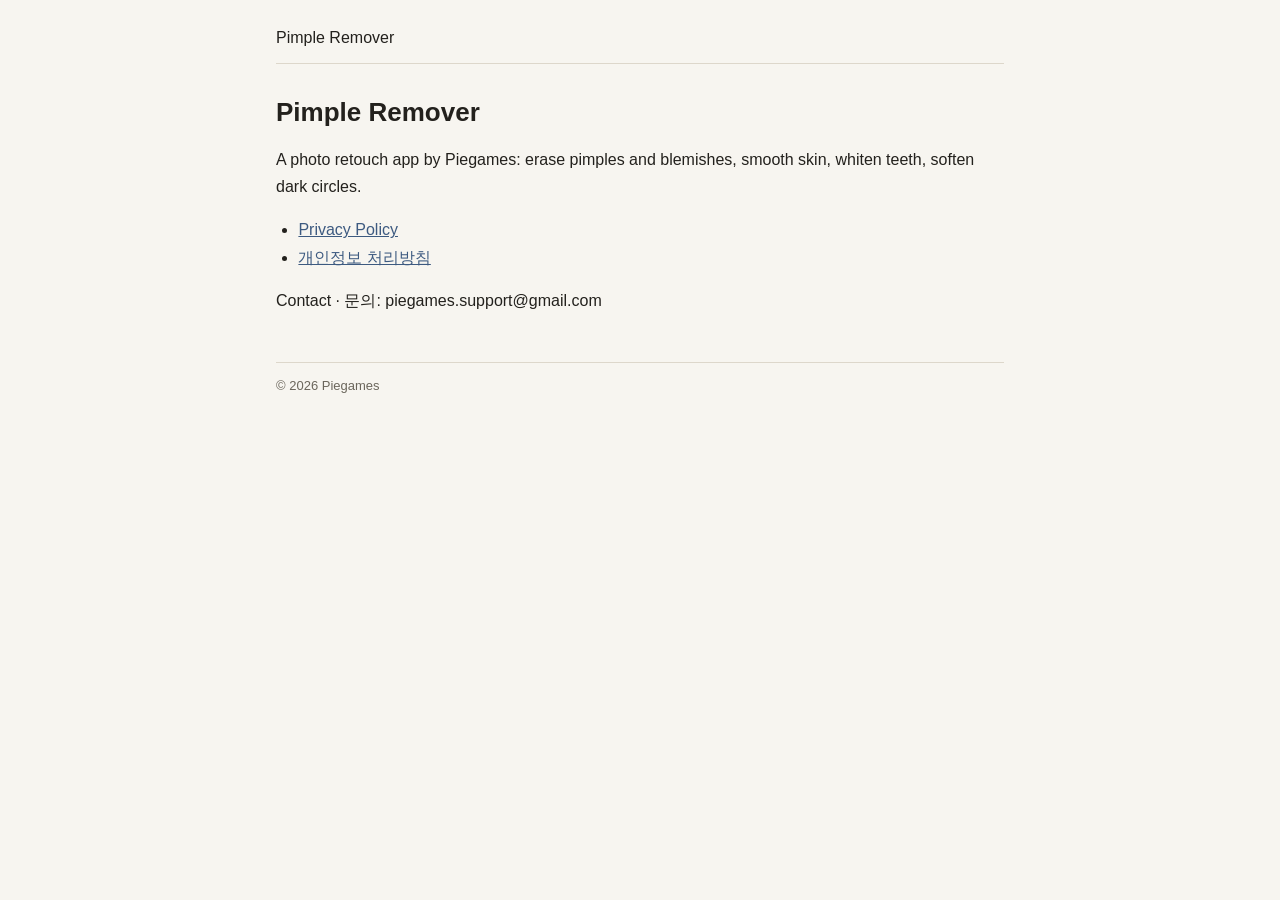
<file: index.html>
<!doctype html>
<html lang="en">
<head>
<meta charset="utf-8">
<meta name="viewport" content="width=device-width, initial-scale=1, viewport-fit=cover">
<title>Pimple Remover</title>
<link rel="stylesheet" href="style.css">
</head>
<body>
<main>
<header class="site"><span class="home">Pimple Remover</span></header>
<section class="lang" id="en" lang="en">
<h1>Pimple Remover</h1>
<p>A photo retouch app by Piegames: erase pimples and blemishes, smooth skin, whiten teeth, soften dark circles.</p>
<ul>
<li><a href="privacy/#en">Privacy Policy</a></li>
<li><a href="privacy/#ko">개인정보 처리방침</a></li>
</ul>
<p>Contact · 문의: piegames.support@gmail.com</p>
</section>
<footer>© 2026 Piegames</footer>
</main>
</body>
</html>
</file>
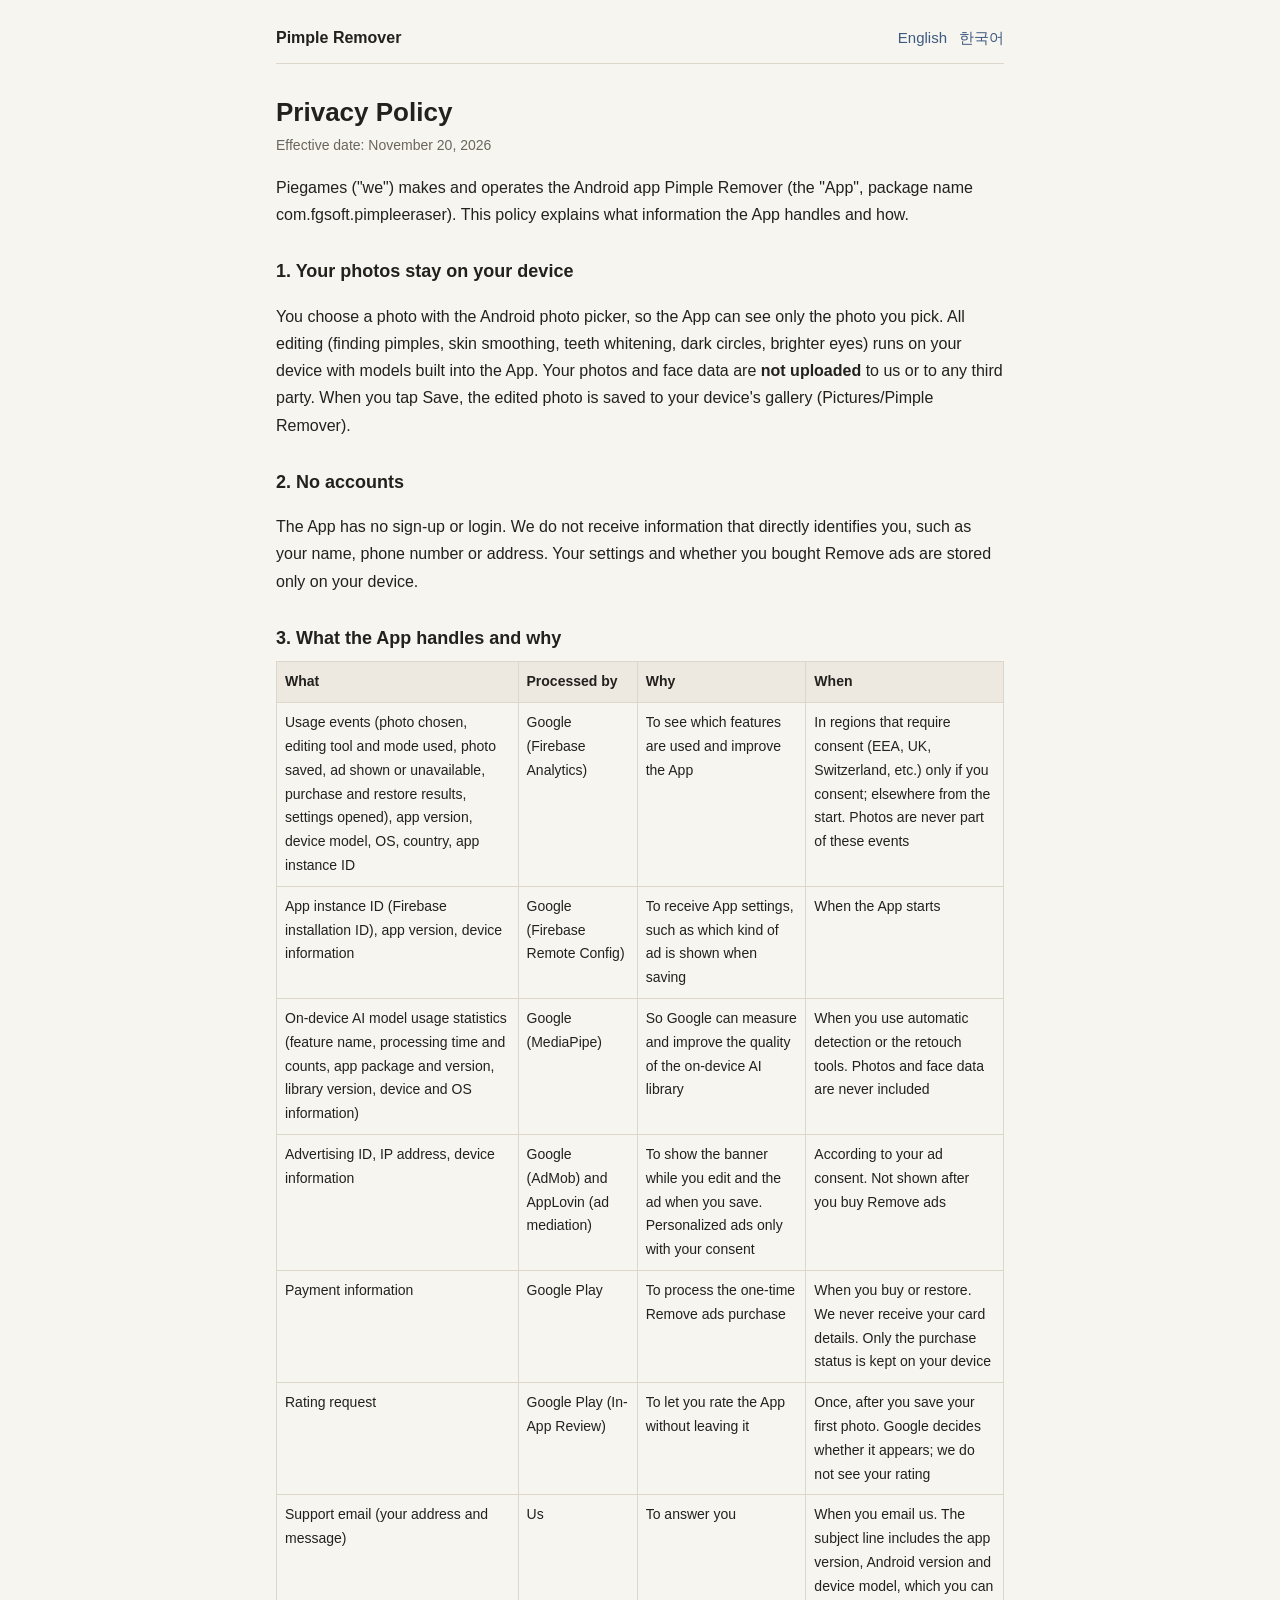
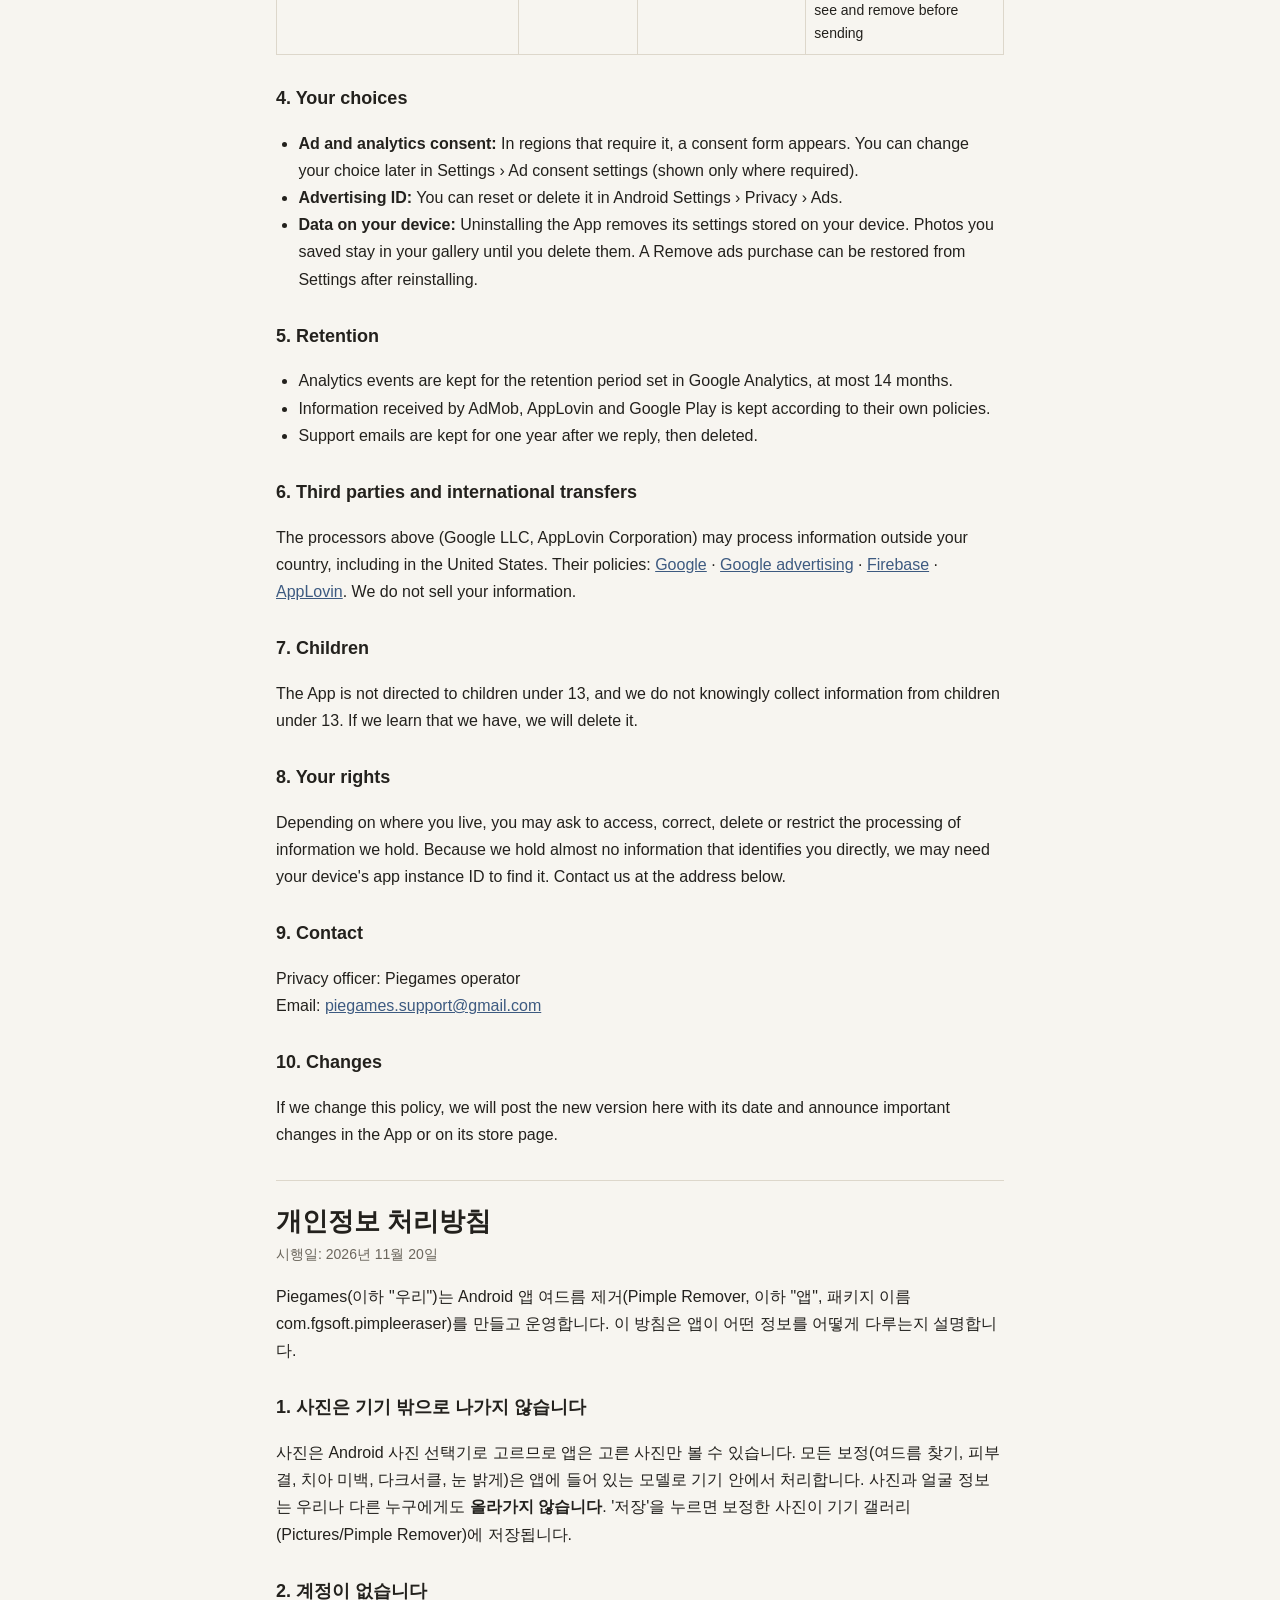
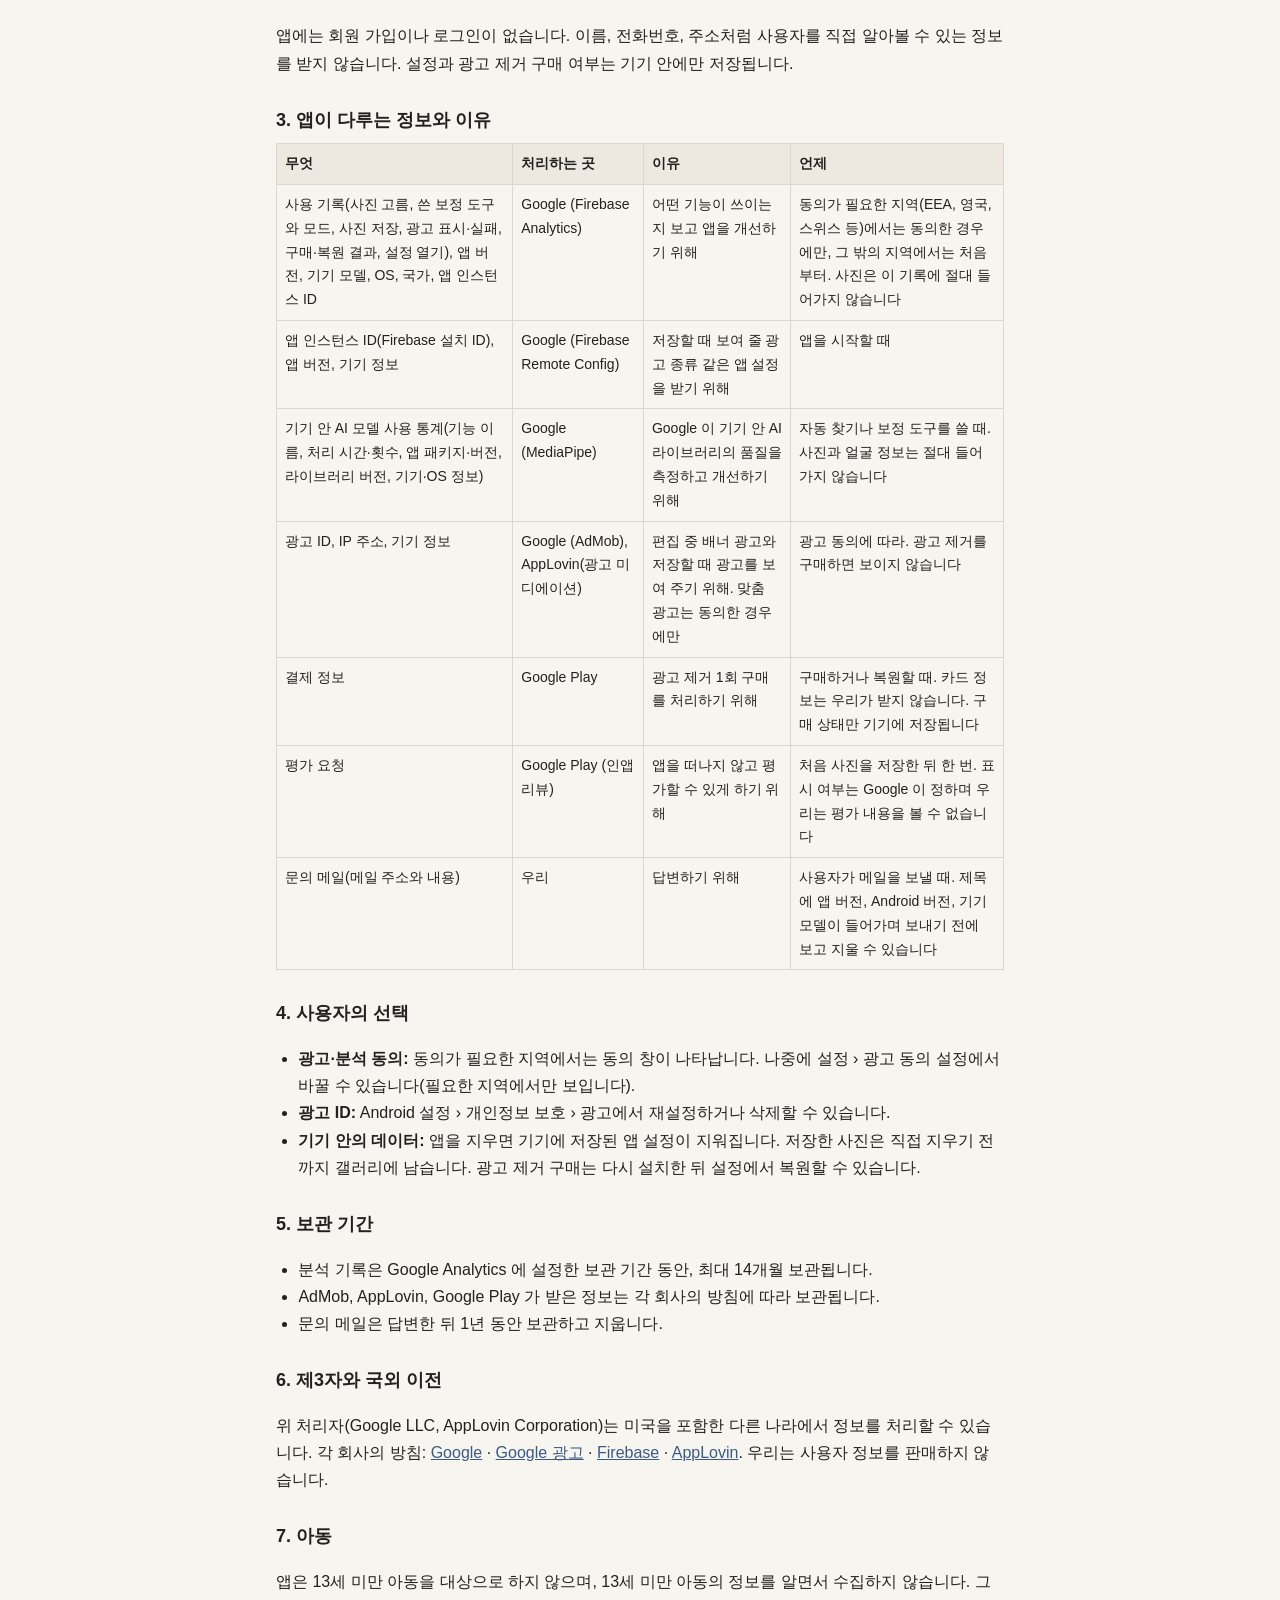
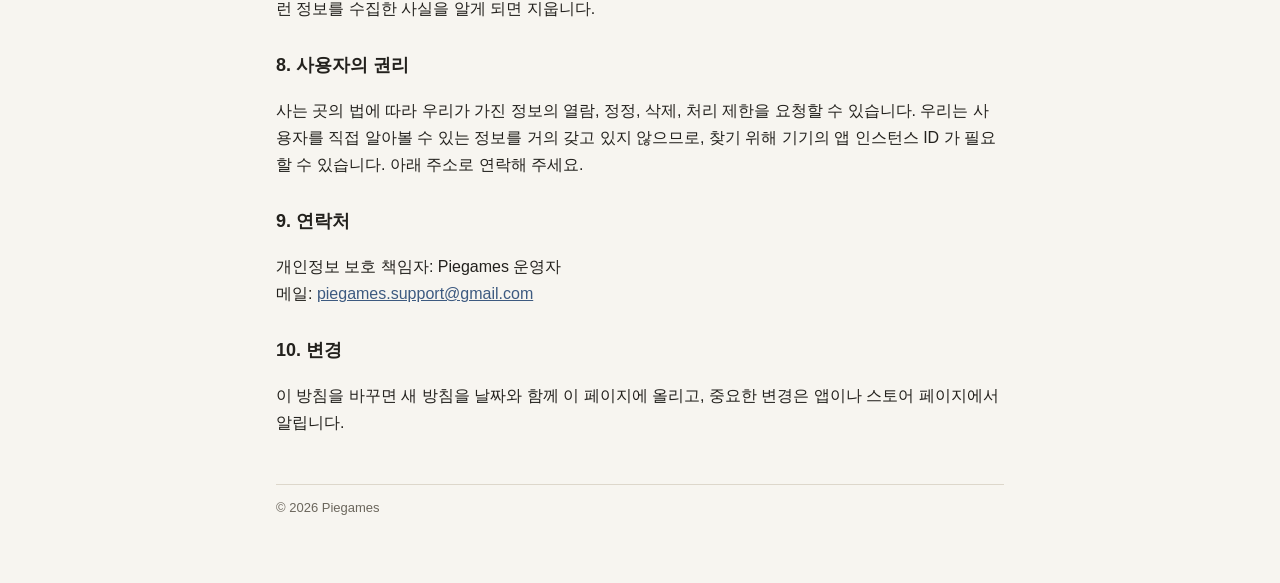
<file: privacy/index.html>
<!doctype html>
<html lang="en">
<head>
<meta charset="utf-8">
<meta name="viewport" content="width=device-width, initial-scale=1, viewport-fit=cover">
<title>Pimple Remover — Privacy Policy</title>
<link rel="stylesheet" href="../style.css">
</head>
<body>
<main>
<header class="site">
<a class="home" href="../">Pimple Remover</a>
<nav class="langs" aria-label="Language"><a href="#en">English</a><a href="#ko">한국어</a></nav>
</header>

<section class="lang" id="en" lang="en">
<h1>Privacy Policy</h1>
<p class="date">Effective date: November 20, 2026</p>
<p>Piegames ("we") makes and operates the Android app Pimple Remover (the "App", package name com.fgsoft.pimpleeraser). This policy explains what information the App handles and how.</p>

<h2>1. Your photos stay on your device</h2>
<p>You choose a photo with the Android photo picker, so the App can see only the photo you pick. All editing (finding pimples, skin smoothing, teeth whitening, dark circles, brighter eyes) runs on your device with models built into the App. Your photos and face data are <strong>not uploaded</strong> to us or to any third party. When you tap Save, the edited photo is saved to your device's gallery (Pictures/Pimple Remover).</p>

<h2>2. No accounts</h2>
<p>The App has no sign-up or login. We do not receive information that directly identifies you, such as your name, phone number or address. Your settings and whether you bought Remove ads are stored only on your device.</p>

<h2>3. What the App handles and why</h2>
<div class="table-wrap"><table>
<thead><tr><th>What</th><th>Processed by</th><th>Why</th><th>When</th></tr></thead>
<tbody>
<tr><td>Usage events (photo chosen, editing tool and mode used, photo saved, ad shown or unavailable, purchase and restore results, settings opened), app version, device model, OS, country, app instance ID</td><td>Google (Firebase Analytics)</td><td>To see which features are used and improve the App</td><td>In regions that require consent (EEA, UK, Switzerland, etc.) only if you consent; elsewhere from the start. Photos are never part of these events</td></tr>
<tr><td>App instance ID (Firebase installation ID), app version, device information</td><td>Google (Firebase Remote Config)</td><td>To receive App settings, such as which kind of ad is shown when saving</td><td>When the App starts</td></tr>
<tr><td>On-device AI model usage statistics (feature name, processing time and counts, app package and version, library version, device and OS information)</td><td>Google (MediaPipe)</td><td>So Google can measure and improve the quality of the on-device AI library</td><td>When you use automatic detection or the retouch tools. Photos and face data are never included</td></tr>
<tr><td>Advertising ID, IP address, device information</td><td>Google (AdMob) and AppLovin (ad mediation)</td><td>To show the banner while you edit and the ad when you save. Personalized ads only with your consent</td><td>According to your ad consent. Not shown after you buy Remove ads</td></tr>
<tr><td>Payment information</td><td>Google Play</td><td>To process the one-time Remove ads purchase</td><td>When you buy or restore. We never receive your card details. Only the purchase status is kept on your device</td></tr>
<tr><td>Rating request</td><td>Google Play (In-App Review)</td><td>To let you rate the App without leaving it</td><td>Once, after you save your first photo. Google decides whether it appears; we do not see your rating</td></tr>
<tr><td>Support email (your address and message)</td><td>Us</td><td>To answer you</td><td>When you email us. The subject line includes the app version, Android version and device model, which you can see and remove before sending</td></tr>
</tbody></table></div>

<h2>4. Your choices</h2>
<ul>
<li><strong>Ad and analytics consent:</strong> In regions that require it, a consent form appears. You can change your choice later in Settings › Ad consent settings (shown only where required).</li>
<li><strong>Advertising ID:</strong> You can reset or delete it in Android Settings › Privacy › Ads.</li>
<li><strong>Data on your device:</strong> Uninstalling the App removes its settings stored on your device. Photos you saved stay in your gallery until you delete them. A Remove ads purchase can be restored from Settings after reinstalling.</li>
</ul>

<h2>5. Retention</h2>
<ul>
<li>Analytics events are kept for the retention period set in Google Analytics, at most 14 months.</li>
<li>Information received by AdMob, AppLovin and Google Play is kept according to their own policies.</li>
<li>Support emails are kept for one year after we reply, then deleted.</li>
</ul>

<h2>6. Third parties and international transfers</h2>
<p>The processors above (Google LLC, AppLovin Corporation) may process information outside your country, including in the United States. Their policies: <a href="https://policies.google.com/privacy">Google</a> · <a href="https://policies.google.com/technologies/ads">Google advertising</a> · <a href="https://firebase.google.com/support/privacy">Firebase</a> · <a href="https://www.applovin.com/privacy/">AppLovin</a>. We do not sell your information.</p>

<h2>7. Children</h2>
<p>The App is not directed to children under 13, and we do not knowingly collect information from children under 13. If we learn that we have, we will delete it.</p>

<h2>8. Your rights</h2>
<p>Depending on where you live, you may ask to access, correct, delete or restrict the processing of information we hold. Because we hold almost no information that identifies you directly, we may need your device's app instance ID to find it. Contact us at the address below.</p>

<h2>9. Contact</h2>
<p>Privacy officer: Piegames operator<br>Email: <a href="mailto:piegames.support@gmail.com">piegames.support@gmail.com</a></p>

<h2>10. Changes</h2>
<p>If we change this policy, we will post the new version here with its date and announce important changes in the App or on its store page.</p>
</section>

<section class="lang" id="ko" lang="ko">
<h1>개인정보 처리방침</h1>
<p class="date">시행일: 2026년 11월 20일</p>
<p>Piegames(이하 "우리")는 Android 앱 여드름 제거(Pimple Remover, 이하 "앱", 패키지 이름 com.fgsoft.pimpleeraser)를 만들고 운영합니다. 이 방침은 앱이 어떤 정보를 어떻게 다루는지 설명합니다.</p>

<h2>1. 사진은 기기 밖으로 나가지 않습니다</h2>
<p>사진은 Android 사진 선택기로 고르므로 앱은 고른 사진만 볼 수 있습니다. 모든 보정(여드름 찾기, 피부결, 치아 미백, 다크서클, 눈 밝게)은 앱에 들어 있는 모델로 기기 안에서 처리합니다. 사진과 얼굴 정보는 우리나 다른 누구에게도 <strong>올라가지 않습니다</strong>. '저장'을 누르면 보정한 사진이 기기 갤러리(Pictures/Pimple Remover)에 저장됩니다.</p>

<h2>2. 계정이 없습니다</h2>
<p>앱에는 회원 가입이나 로그인이 없습니다. 이름, 전화번호, 주소처럼 사용자를 직접 알아볼 수 있는 정보를 받지 않습니다. 설정과 광고 제거 구매 여부는 기기 안에만 저장됩니다.</p>

<h2>3. 앱이 다루는 정보와 이유</h2>
<div class="table-wrap"><table>
<thead><tr><th>무엇</th><th>처리하는 곳</th><th>이유</th><th>언제</th></tr></thead>
<tbody>
<tr><td>사용 기록(사진 고름, 쓴 보정 도구와 모드, 사진 저장, 광고 표시·실패, 구매·복원 결과, 설정 열기), 앱 버전, 기기 모델, OS, 국가, 앱 인스턴스 ID</td><td>Google (Firebase Analytics)</td><td>어떤 기능이 쓰이는지 보고 앱을 개선하기 위해</td><td>동의가 필요한 지역(EEA, 영국, 스위스 등)에서는 동의한 경우에만, 그 밖의 지역에서는 처음부터. 사진은 이 기록에 절대 들어가지 않습니다</td></tr>
<tr><td>앱 인스턴스 ID(Firebase 설치 ID), 앱 버전, 기기 정보</td><td>Google (Firebase Remote Config)</td><td>저장할 때 보여 줄 광고 종류 같은 앱 설정을 받기 위해</td><td>앱을 시작할 때</td></tr>
<tr><td>기기 안 AI 모델 사용 통계(기능 이름, 처리 시간·횟수, 앱 패키지·버전, 라이브러리 버전, 기기·OS 정보)</td><td>Google (MediaPipe)</td><td>Google 이 기기 안 AI 라이브러리의 품질을 측정하고 개선하기 위해</td><td>자동 찾기나 보정 도구를 쓸 때. 사진과 얼굴 정보는 절대 들어가지 않습니다</td></tr>
<tr><td>광고 ID, IP 주소, 기기 정보</td><td>Google (AdMob), AppLovin(광고 미디에이션)</td><td>편집 중 배너 광고와 저장할 때 광고를 보여 주기 위해. 맞춤 광고는 동의한 경우에만</td><td>광고 동의에 따라. 광고 제거를 구매하면 보이지 않습니다</td></tr>
<tr><td>결제 정보</td><td>Google Play</td><td>광고 제거 1회 구매를 처리하기 위해</td><td>구매하거나 복원할 때. 카드 정보는 우리가 받지 않습니다. 구매 상태만 기기에 저장됩니다</td></tr>
<tr><td>평가 요청</td><td>Google Play (인앱 리뷰)</td><td>앱을 떠나지 않고 평가할 수 있게 하기 위해</td><td>처음 사진을 저장한 뒤 한 번. 표시 여부는 Google 이 정하며 우리는 평가 내용을 볼 수 없습니다</td></tr>
<tr><td>문의 메일(메일 주소와 내용)</td><td>우리</td><td>답변하기 위해</td><td>사용자가 메일을 보낼 때. 제목에 앱 버전, Android 버전, 기기 모델이 들어가며 보내기 전에 보고 지울 수 있습니다</td></tr>
</tbody></table></div>

<h2>4. 사용자의 선택</h2>
<ul>
<li><strong>광고·분석 동의:</strong> 동의가 필요한 지역에서는 동의 창이 나타납니다. 나중에 설정 › 광고 동의 설정에서 바꿀 수 있습니다(필요한 지역에서만 보입니다).</li>
<li><strong>광고 ID:</strong> Android 설정 › 개인정보 보호 › 광고에서 재설정하거나 삭제할 수 있습니다.</li>
<li><strong>기기 안의 데이터:</strong> 앱을 지우면 기기에 저장된 앱 설정이 지워집니다. 저장한 사진은 직접 지우기 전까지 갤러리에 남습니다. 광고 제거 구매는 다시 설치한 뒤 설정에서 복원할 수 있습니다.</li>
</ul>

<h2>5. 보관 기간</h2>
<ul>
<li>분석 기록은 Google Analytics 에 설정한 보관 기간 동안, 최대 14개월 보관됩니다.</li>
<li>AdMob, AppLovin, Google Play 가 받은 정보는 각 회사의 방침에 따라 보관됩니다.</li>
<li>문의 메일은 답변한 뒤 1년 동안 보관하고 지웁니다.</li>
</ul>

<h2>6. 제3자와 국외 이전</h2>
<p>위 처리자(Google LLC, AppLovin Corporation)는 미국을 포함한 다른 나라에서 정보를 처리할 수 있습니다. 각 회사의 방침: <a href="https://policies.google.com/privacy?hl=ko">Google</a> · <a href="https://policies.google.com/technologies/ads?hl=ko">Google 광고</a> · <a href="https://firebase.google.com/support/privacy">Firebase</a> · <a href="https://www.applovin.com/privacy/">AppLovin</a>. 우리는 사용자 정보를 판매하지 않습니다.</p>

<h2>7. 아동</h2>
<p>앱은 13세 미만 아동을 대상으로 하지 않으며, 13세 미만 아동의 정보를 알면서 수집하지 않습니다. 그런 정보를 수집한 사실을 알게 되면 지웁니다.</p>

<h2>8. 사용자의 권리</h2>
<p>사는 곳의 법에 따라 우리가 가진 정보의 열람, 정정, 삭제, 처리 제한을 요청할 수 있습니다. 우리는 사용자를 직접 알아볼 수 있는 정보를 거의 갖고 있지 않으므로, 찾기 위해 기기의 앱 인스턴스 ID 가 필요할 수 있습니다. 아래 주소로 연락해 주세요.</p>

<h2>9. 연락처</h2>
<p>개인정보 보호 책임자: Piegames 운영자<br>메일: <a href="mailto:piegames.support@gmail.com">piegames.support@gmail.com</a></p>

<h2>10. 변경</h2>
<p>이 방침을 바꾸면 새 방침을 날짜와 함께 이 페이지에 올리고, 중요한 변경은 앱이나 스토어 페이지에서 알립니다.</p>
</section>

<footer>© 2026 Piegames</footer>
</main>
</body>
</html>
</file>
<file: style.css>
:root { --bg: #f7f5f0; --fg: #23211d; --dim: #6b665c; --line: #ddd7cb; --accent: #3d5a80; color-scheme: light; }
@media (prefers-color-scheme: dark) { :root { --bg: #16181d; --fg: #e8e4dc; --dim: #a49e92; --line: #343841; --accent: #9db8de; color-scheme: dark; } }
* { box-sizing: border-box; }
body { margin: 0; background: var(--bg); color: var(--fg); font: 16px/1.7 -apple-system, BlinkMacSystemFont, "Segoe UI", "Apple SD Gothic Neo", "Noto Sans KR", "Hiragino Sans", "Noto Sans JP", "PingFang TC", "Noto Sans TC", sans-serif; }
main { max-width: 760px; margin: 0 auto; padding: 24px max(16px, env(safe-area-inset-left, 0px)) 64px max(16px, env(safe-area-inset-right, 0px)); }
header.site { display: flex; flex-wrap: wrap; gap: 8px 16px; align-items: baseline; justify-content: space-between; border-bottom: 1px solid var(--line); padding-bottom: 12px; margin-bottom: 8px; }
header.site a.home { color: var(--fg); text-decoration: none; font-weight: 600; }
nav.langs { display: flex; flex-wrap: wrap; gap: 4px 12px; font-size: 15px; }
nav.langs a { color: var(--accent); text-decoration: none; }
section.lang { padding-top: 24px; border-top: 1px solid var(--line); margin-top: 32px; }
section.lang:first-of-type { border-top: 0; margin-top: 0; }
h1 { font-size: 26px; line-height: 1.3; margin: 0 0 4px; text-wrap: balance; }
h2 { font-size: 18px; margin: 28px 0 8px; }
p.date { color: var(--dim); margin: 0 0 16px; font-size: 14px; }
.table-wrap { overflow-x: auto; }
table { border-collapse: collapse; width: 100%; font-size: 14px; }
th, td { border: 1px solid var(--line); padding: 8px; vertical-align: top; text-align: left; }
th { background: color-mix(in srgb, var(--line) 40%, transparent); }
a { color: var(--accent); }
ul, ol { padding-left: 1.4em; }
footer { color: var(--dim); font-size: 13px; margin-top: 48px; border-top: 1px solid var(--line); padding-top: 12px; }
</file>
